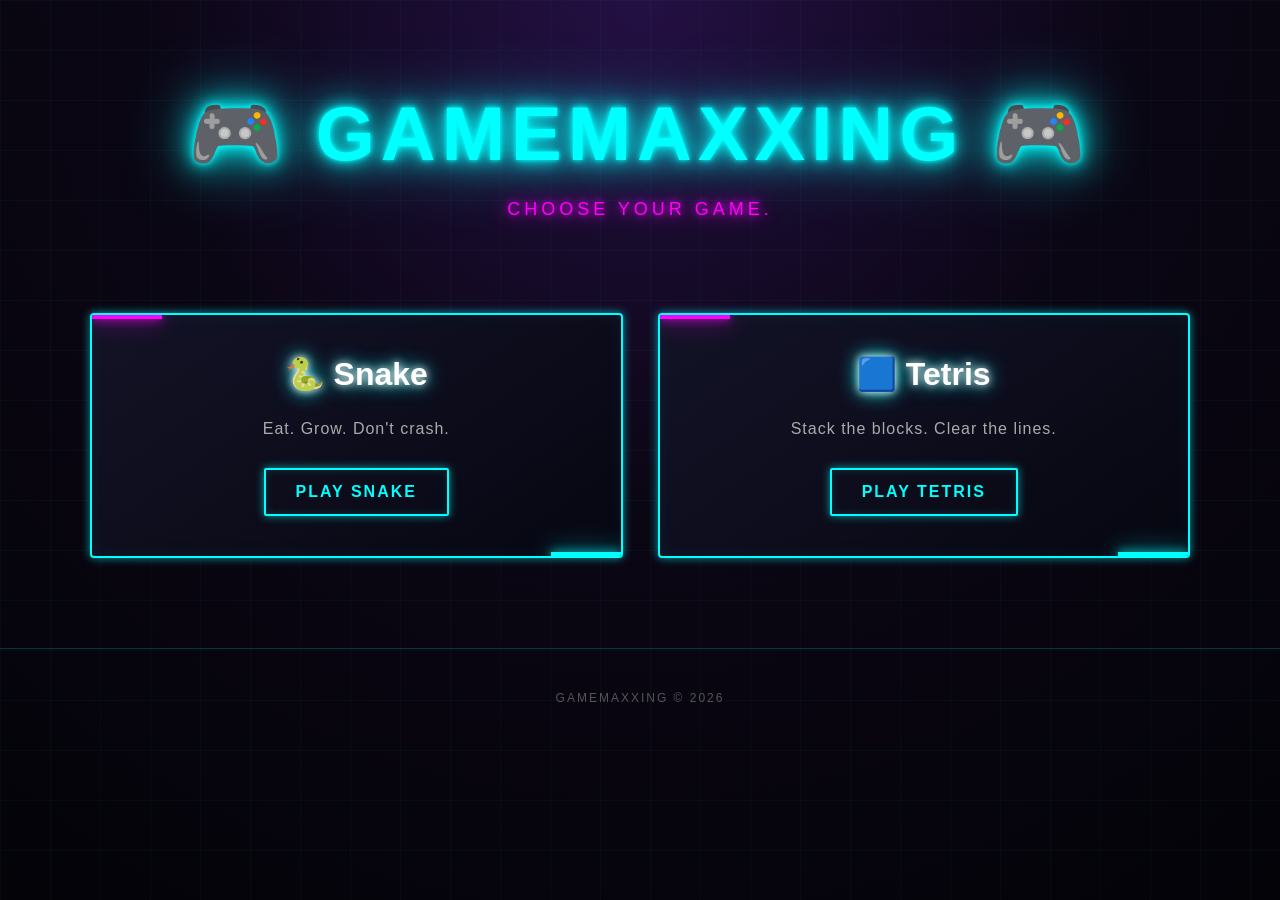
<file: index.html>
<!DOCTYPE html>
<html lang="en">

<head>

    <meta charset="UTF-8">

    <meta name="viewport" content="width=device-width, initial-scale=1.0">

    <title>GAMEMAXXING</title>

    <link rel="stylesheet" href="style.css">

</head>

<body>

    <header>

        <h1>🎮 GAMEMAXXING 🎮</h1>

        <p>Choose your game.</p>

    </header>


    <main>

        <div class="game-card">

            <h2>🐍 Snake</h2>

            <p>Eat. Grow. Don't crash.</p>

            <a href="SNAKE/index.html">
                Play Snake
            </a>

        </div>


        <div class="game-card">

            <h2>🟦 Tetris</h2>

            <p>Stack the blocks. Clear the lines.</p>

            <a href="TETRIS/index.html">
                Play Tetris
            </a>

        </div>

    </main>


    <footer>

        <p>GAMEMAXXING © 2026</p>

    </footer>

</body>

</html>
</file>
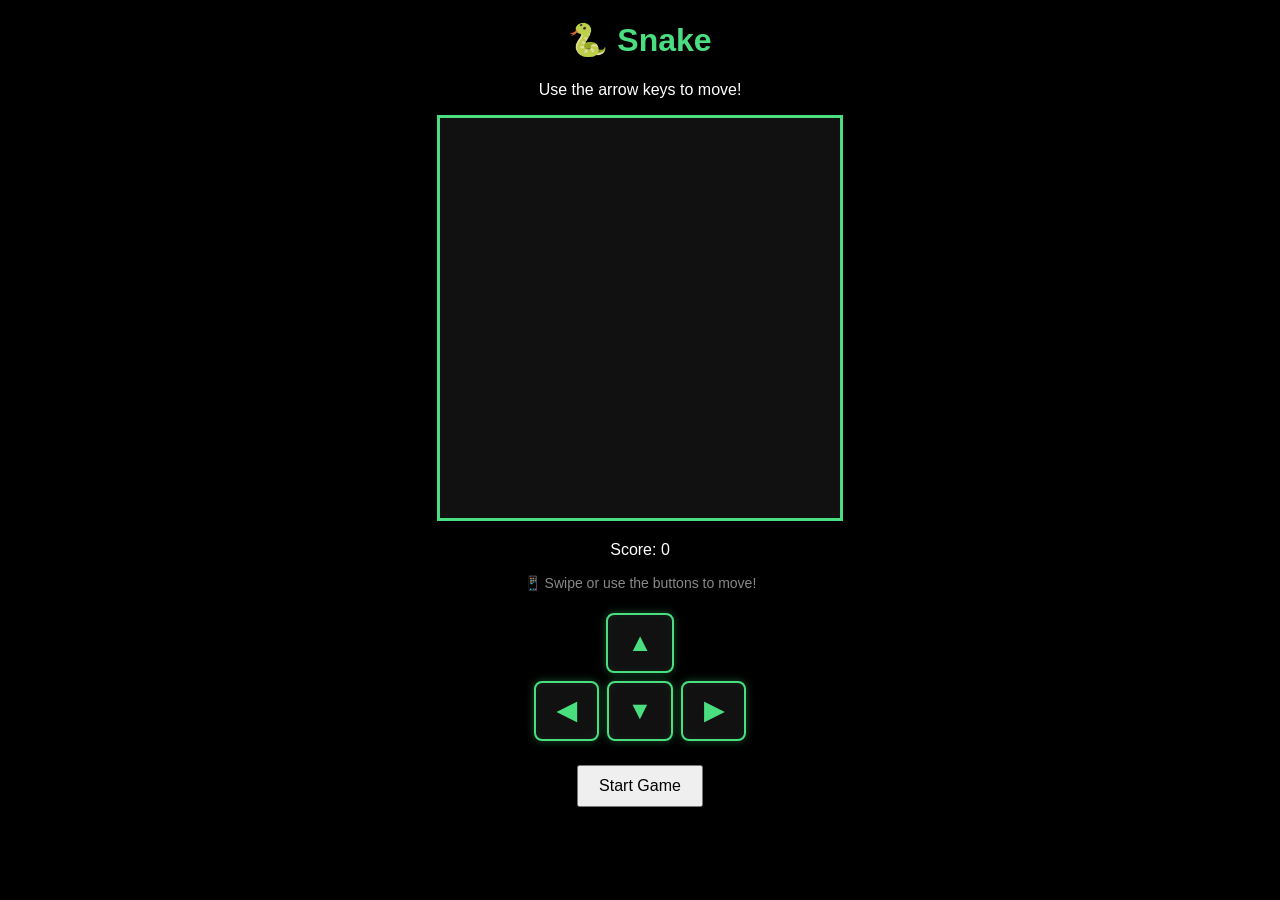
<file: SNAKE/index.html>
<!DOCTYPE html>
<html lang="en">

<head>

    <meta charset="UTF-8">

    <meta name="viewport" content="width=device-width, initial-scale=1.0">

    <title>Snake Game</title>

    <link rel="stylesheet" href="style.css">

</head>

<body>

    <h1>🐍 Snake</h1>

    <p>Use the arrow keys to move!</p>

    <canvas id="game" width="400" height="400"></canvas>

    <p>
        Score: <span id="score">0</span>
    </p>

    <p class="mobile-hint">
        📱 Swipe or use the buttons to move!
    </p>


    <!-- ==========================
         MOBILE CONTROLS
    ========================== -->

    <div class="mobile-controls">

        <button class="control-button up-button" data-direction="UP">
            ▲
        </button>

        <div class="horizontal-controls">

            <button class="control-button" data-direction="LEFT">
                ◀
            </button>

            <button class="control-button" data-direction="DOWN">
                ▼
            </button>

            <button class="control-button" data-direction="RIGHT">
                ▶
            </button>

        </div>

    </div>


    <button id="startButton">
        Start Game
    </button>

    <button id="restartButton" style="display: none;">
        Restart Game
    </button>

    <script src="script.js"></script>

</body>

</html>
</file>
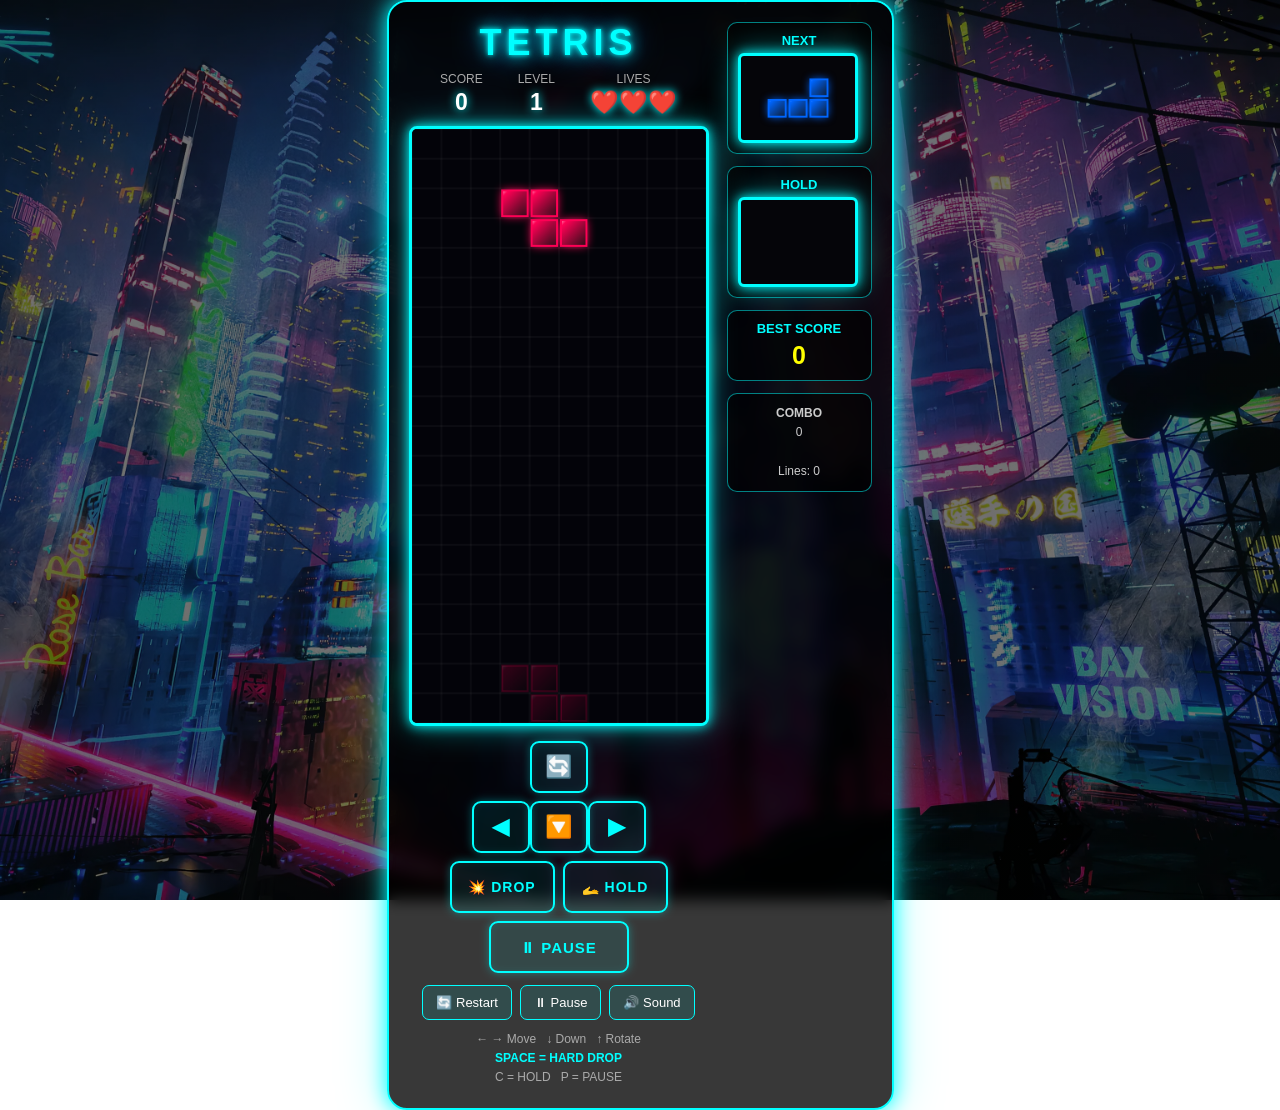
<file: TETRIS/index.html>
<!DOCTYPE html>
<html lang="mn">

<head>

<meta charset="UTF-8">

<meta name="viewport" content="width=device-width, initial-scale=1.0">

<title>Ultimate Neon Tetris</title>

<style>

* {
    box-sizing: border-box;
}

body {

    margin: 0;

    min-height: 100vh;

    display: flex;

    justify-content: center;

    align-items: center;

    font-family: Arial, sans-serif;

    color: white;

    background:
        linear-gradient(
            rgba(0,0,0,0.55),
            rgba(0,0,0,0.55)
        ),
        url("CoamDQ.webp");

    background-size: cover;

    background-position: center;

    background-repeat: no-repeat;

    background-attachment: fixed;

}


/* ==========================
   MAIN GAME CONTAINER
========================== */

.game {

    display: flex;

    gap: 18px;

    align-items: flex-start;

    padding: 20px;

    background: rgba(0,0,0,0.78);

    border: 2px solid #00ffff;

    border-radius: 20px;

    box-shadow:
        0 0 20px #00ffff,
        0 0 50px rgba(0,255,255,0.35);

    backdrop-filter: blur(8px);

}


.main {

    text-align: center;

}


h1 {

    margin: 0 0 8px;

    color: #00ffff;

    font-size: 36px;

    letter-spacing: 5px;

    text-shadow:
        0 0 5px #00ffff,
        0 0 15px #00ffff,
        0 0 30px #0088ff;

}


/* ==========================
   STATS
========================== */

.stats {

    display: flex;

    justify-content: center;

    gap: 35px;

    margin-bottom: 10px;

}


.stat {

    color: #aaa;

    font-size: 12px;

}


.stat span {

    display: block;

    margin-top: 3px;

    color: white;

    font-size: 23px;

    font-weight: bold;

    text-shadow: 0 0 10px #00ffff;

}


/* ==========================
   MAIN CANVAS
========================== */

canvas {

    display: block;

    width: 300px;

    height: 600px;

    background: #050509;

    border: 3px solid #00ffff;

    border-radius: 8px;

    box-shadow:
        0 0 12px #00ffff,
        0 0 30px rgba(0,255,255,0.5);

    touch-action: none;

    user-select: none;

    -webkit-user-select: none;

    -webkit-tap-highlight-color: transparent;

}


/* ==========================
   SIDE PANELS
========================== */

.side {

    width: 145px;

    display: flex;

    flex-direction: column;

    gap: 12px;

}


.panel {

    padding: 10px;

    background: rgba(0,0,0,0.65);

    border: 1px solid rgba(0,255,255,0.5);

    border-radius: 10px;

    text-align: center;

}


.panel-title {

    color: #00ffff;

    font-size: 13px;

    font-weight: bold;

    margin-bottom: 5px;

}


.smallCanvas {

    width: 120px;

    height: 90px;

    background: #050509;

    border-radius: 6px;

}


.info {

    color: #ccc;

    font-size: 12px;

    line-height: 1.6;

}


/* ==========================
   NORMAL BUTTONS
========================== */

.buttons {

    margin-top: 12px;

    display: flex;

    justify-content: center;

    gap: 8px;

}


button {

    padding: 9px 13px;

    border: 1px solid #00ffff;

    border-radius: 7px;

    background: rgba(0,255,255,0.1);

    color: white;

    cursor: pointer;

    font-size: 13px;

    touch-action: manipulation;

    -webkit-tap-highlight-color: transparent;

}


button:hover {

    background: #00ffff;

    color: black;

    box-shadow: 0 0 15px #00ffff;

}


/* ==========================
   KEYBOARD CONTROLS TEXT
========================== */

.controls {

    margin-top: 10px;

    color: #aaa;

    font-size: 12px;

    line-height: 1.6;

}


.space {

    color: #00ffff;

    font-weight: bold;

}


/* ==========================
   TETRIS TOUCH BUTTONS
========================== */

.touch-controls {

    display: flex;

    flex-direction: column;

    align-items: center;

    gap: 8px;

    margin-top: 15px;

    user-select: none;

    -webkit-user-select: none;

}


.movement-controls {

    display: flex;

    justify-content: center;

    align-items: center;

}


.action-controls {

    display: flex;

    justify-content: center;

    gap: 8px;

}


.tetris-control {

    width: 58px;

    height: 52px;

    margin: 0;

    padding: 0;

    border: 2px solid #00ffff;

    border-radius: 9px;

    background: rgba(0,255,255,0.08);

    color: #00ffff;

    font-size: 22px;

    font-weight: bold;

    box-shadow:
        0 0 8px rgba(0,255,255,0.35),
        inset 0 0 8px rgba(0,255,255,0.08);

    cursor: pointer;

    touch-action: manipulation;

    -webkit-tap-highlight-color: transparent;

    transition:
        background 0.08s ease,
        color 0.08s ease,
        transform 0.08s ease,
        box-shadow 0.08s ease;

}


.tetris-control:active {

    background: #00ffff;

    color: black;

    transform: scale(0.92);

    box-shadow:
        0 0 12px #00ffff,
        0 0 25px rgba(0,255,255,0.55);

}


.action-button {

    width: 105px;

    font-size: 14px;

    letter-spacing: 1px;

}


.pause-touch-button {

    width: 140px;

    font-size: 15px;

    letter-spacing: 1px;

}


/* ==========================
   GAME OVER MESSAGE
========================== */

#message {

    position: fixed;

    left: 50%;

    top: 50%;

    transform: translate(-50%, -50%);

    display: none;

    min-width: 300px;

    padding: 30px;

    background: rgba(0,0,0,0.92);

    border: 2px solid #00ffff;

    border-radius: 15px;

    text-align: center;

    box-shadow:
        0 0 30px #00ffff;

    z-index: 20;

}


#message h2 {

    color: #00ffff;

    font-size: 30px;

    margin: 0 0 10px;

}


#message p {

    color: white;

}


/* ==========================
   MOBILE LAYOUT
========================== */

@media (max-width: 700px) {

    body {

        align-items: flex-start;

        padding: 12px 0;

        overflow-y: auto;

    }


    .game {

        width: 96%;

        max-width: 420px;

        flex-direction: column;

        align-items: center;

        gap: 15px;

        padding: 15px;

        transform: none;

    }


    h1 {

        font-size: 30px;

        letter-spacing: 4px;

    }


    .stats {

        gap: 22px;

    }


    canvas {

        width: min(300px, 82vw);

        height: auto;

    }


    .side {

        width: 100%;

        display: grid;

        grid-template-columns: 1fr 1fr;

        gap: 10px;

    }


    .panel {

        width: 100%;

    }


    .smallCanvas {

        max-width: 100%;

    }


    .controls {

        font-size: 11px;

    }


    .touch-controls {

        margin-top: 12px;

    }

}


/* ==========================
   VERY SMALL PHONES
========================== */

@media (max-width: 360px) {

    .game {

        padding: 10px;

    }


    h1 {

        font-size: 26px;

    }


    .stats {

        gap: 14px;

    }


    .tetris-control {

        width: 52px;

        height: 48px;

    }


    .action-button {

        width: 95px;

        font-size: 12px;

    }


    .pause-touch-button {

        width: 130px;

    }

}

</style>

</head>


<body>


<div class="game">


    <div class="main">


        <h1>TETRIS</h1>


        <div class="stats">

            <div class="stat">

                SCORE

                <span id="score">0</span>

            </div>


            <div class="stat">

                LEVEL

                <span id="level">1</span>

            </div>


            <div class="stat">

                LIVES

                <span id="lives">❤️❤️❤️</span>

            </div>

        </div>


        <canvas
            id="game"
            width="300"
            height="600">
        </canvas>


        <!-- ==========================
             TETRIS TOUCH CONTROLS
        ========================== -->

        <div class="touch-controls">


            <button
                class="tetris-control"
                data-action="rotate">

                🔄

            </button>


            <div class="movement-controls">


                <button
                    class="tetris-control"
                    data-action="left">

                    ◀

                </button>


                <button
                    class="tetris-control"
                    data-action="down">

                    🔽

                </button>


                <button
                    class="tetris-control"
                    data-action="right">

                    ▶

                </button>


            </div>


            <div class="action-controls">


                <button
                    class="tetris-control action-button"
                    data-action="drop">

                    💥 DROP

                </button>


                <button
                    class="tetris-control action-button"
                    data-action="hold">

                    🫴 HOLD

                </button>


            </div>


            <button
                class="tetris-control pause-touch-button"
                data-action="pause">

                ⏸ PAUSE

            </button>


        </div>


        <!-- ==========================
             ORIGINAL BUTTONS
        ========================== -->

        <div class="buttons">


            <button onclick="restart()">

                🔄 Restart

            </button>


            <button onclick="pauseGame()">

                ⏸ Pause

            </button>


            <button onclick="toggleMusic()">

                🔊 Sound

            </button>


        </div>


        <div class="controls">

            ← → Move &nbsp; ↓ Down &nbsp; ↑ Rotate

            <br>

            <span class="space">

                SPACE = HARD DROP

            </span>

            <br>

            C = HOLD &nbsp; P = PAUSE

        </div>


    </div>


    <div class="side">


        <div class="panel">

            <div class="panel-title">

                NEXT

            </div>


            <canvas
                id="next"
                class="smallCanvas"
                width="120"
                height="90">
            </canvas>

        </div>


        <div class="panel">

            <div class="panel-title">

                HOLD

            </div>


            <canvas
                id="hold"
                class="smallCanvas"
                width="120"
                height="90">
            </canvas>

        </div>


        <div class="panel">

            <div class="panel-title">

                BEST SCORE

            </div>


            <div
                id="best"
                style="
                    font-size:25px;
                    color:#ffff00;
                    font-weight:bold;
                ">

                0

            </div>

        </div>


        <div class="panel info">

            <b>COMBO</b>

            <br>

            <span id="combo">

                0

            </span>

            <br><br>

            Lines:

            <span id="lines">

                0

            </span>

        </div>


    </div>


</div>


<div id="message">


    <h2 id="messageTitle">

        GAME OVER

    </h2>


    <p id="messageText">

        Score: 0

    </p>


    <button onclick="restart()">

        🔄 PLAY AGAIN

    </button>


</div>


<script>

/* =====================================================
   ҮНДСЭН ТОХИРГОО
===================================================== */

const canvas =
    document.getElementById("game");

const ctx =
    canvas.getContext("2d");

const nextCanvas =
    document.getElementById("next");

const nextCtx =
    nextCanvas.getContext("2d");

const holdCanvas =
    document.getElementById("hold");

const holdCtx =
    holdCanvas.getContext("2d");

const COLS = 10;

const ROWS = 20;

const SIZE = 30;


/* =====================================================
   ТОГЛООМЫН ХУВЬСАГЧИД
===================================================== */

let board;

let current;

let currentX;

let currentY;

let currentColor;

let nextPiece;

let nextColor;

let holdPiece = null;

let holdColor = null;

let canHold = true;

let score = 0;

let level = 1;

let lines = 0;

let combo = 0;

let lives = 3;

let gameOver = false;

let paused = false;

let timer = null;

let musicOn = false;


/* =====================================================
   ӨНГӨ
===================================================== */

const colors = [

    "#00ffff",

    "#ffff00",

    "#aa00ff",

    "#ff8800",

    "#0066ff",

    "#00ff66",

    "#ff0055"

];


/* =====================================================
   ДҮРСҮҮД
===================================================== */

const shapes = [

    // I

    [

        [1,1,1,1]

    ],


    // O

    [

        [1,1],

        [1,1]

    ],


    // T

    [

        [0,1,0],

        [1,1,1]

    ],


    // L

    [

        [1,0,0],

        [1,1,1]

    ],


    // J

    [

        [0,0,1],

        [1,1,1]

    ],


    // S

    [

        [0,1,1],

        [1,1,0]

    ],


    // Z

    [

        [1,1,0],

        [0,1,1]

    ]

];


/* =====================================================
   SOUND
===================================================== */

let audioContext = null;


function sound(freq, duration = 0.08) {

    if (!musicOn)

        return;


    try {

        if (!audioContext) {

            audioContext =

                new (

                    window.AudioContext ||

                    window.webkitAudioContext

                )();

        }


        const oscillator =

            audioContext.createOscillator();


        const gain =

            audioContext.createGain();


        oscillator.frequency.value =

            freq;


        oscillator.type =

            "square";


        gain.gain.value =

            0.04;


        oscillator.connect(gain);


        gain.connect(

            audioContext.destination

        );


        oscillator.start();


        oscillator.stop(

            audioContext.currentTime +

            duration

        );


    } catch(e) {}

}


function toggleMusic() {

    musicOn =

        !musicOn;


    if (musicOn) {

        sound(600, 0.15);

        alert(

            "🔊 Sound ON"

        );

    } else {

        alert(

            "🔇 Sound OFF"

        );

    }

}


/* =====================================================
   BOARD ҮҮСГЭХ
===================================================== */

function createBoard() {

    board = [];


    for (

        let y = 0;

        y < ROWS;

        y++

    ) {

        board[y] = [];


        for (

            let x = 0;

            x < COLS;

            x++

        ) {

            board[y][x] = 0;

        }

    }

}


/* =====================================================
   RANDOM PIECE
===================================================== */

function randomPiece() {

    const index =

        Math.floor(

            Math.random() *

            shapes.length

        );


    return {

        shape:

            shapes[index].map(

                row => [...row]

            ),

        color:

            colors[index]

    };

}


/* =====================================================
   ШИНЭ ДҮРС
===================================================== */

function spawnPiece() {

    if (!nextPiece) {

        nextPiece =

            randomPiece();

    }


    current =

        nextPiece.shape.map(

            row => [...row]

        );


    currentColor =

        nextPiece.color;


    nextPiece =

        randomPiece();


    currentX = 3;

    currentY = 0;

    canHold = true;


    drawNext();


    if (collision()) {

        loseLife();

    }

}


/* =====================================================
   COLLISION
===================================================== */

function collision(

    testX = currentX,

    testY = currentY,

    testPiece = current

) {

    for (

        let y = 0;

        y < testPiece.length;

        y++

    ) {

        for (

            let x = 0;

            x < testPiece[y].length;

            x++

        ) {

            if (

                testPiece[y][x] === 0

            )

                continue;


            const X =

                testX + x;


            const Y =

                testY + y;


            if (

                X < 0 ||

                X >= COLS

            )

                return true;


            if (Y >= ROWS)

                return true;


            if (

                Y >= 0 &&

                board[Y][X] === 1

            )

                return true;

        }

    }


    return false;

}


/* =====================================================
   PLACE
===================================================== */

function placePiece() {

    for (

        let y = 0;

        y < current.length;

        y++

    ) {

        for (

            let x = 0;

            x < current[y].length;

            x++

        ) {

            if (

                current[y][x] === 1

            ) {

                board[

                    currentY + y

                ][

                    currentX + x

                ] = 1;

            }

        }

    }

}


/* =====================================================
   CLEAR LINES
===================================================== */

function clearLines() {

    let cleared = 0;


    for (

        let y = ROWS - 1;

        y >= 0;

        y--

    ) {

        let full = true;


        for (

            let x = 0;

            x < COLS;

            x++

        ) {

            if (

                board[y][x] === 0

            ) {

                full = false;

                break;

            }

        }


        if (full) {

            board.splice(

                y,

                1

            );


            board.unshift(

                new Array(COLS)

                    .fill(0)

            );


            cleared++;

            y++;

        }

    }


    if (cleared > 0) {

        lines += cleared;

        combo++;


        const points = [

            0,

            100,

            300,

            500,

            800

        ];


        score +=

            (points[cleared] || 800)

            * level;


        if (combo > 1) {

            score +=

                combo * 50 * level;

        }


        level =

            Math.floor(

                lines / 10

            ) + 1;


        sound(

            700 + cleared * 100,

            0.15

        );


    } else {

        combo = 0;

    }


    updateUI();

    changeSpeed();

}


/* =====================================================
   HARD DROP
===================================================== */

function hardDrop() {

    if (

        gameOver ||

        paused

    )

        return;


    let distance = 0;


    while (

        !collision(

            currentX,

            currentY + 1

        )

    ) {

        currentY++;

        distance++;

    }


    score +=

        distance * 2;


    placePiece();

    clearLines();

    spawnPiece();

    sound(300, 0.08);

    updateUI();

    draw();

}


/* =====================================================
   DOWN
===================================================== */

function moveDown() {

    if (

        gameOver ||

        paused

    )

        return;


    if (

        !collision(

            currentX,

            currentY + 1

        )

    ) {

        currentY++;

    } else {

        placePiece();

        clearLines();

        spawnPiece();

    }


    draw();

}


/* =====================================================
   LEFT
===================================================== */

function moveLeft() {

    if (

        gameOver ||

        paused

    )

        return;


    if (

        !collision(

            currentX - 1,

            currentY

        )

    ) {

        currentX--;

        sound(180, 0.03);

    }


    draw();

}


/* =====================================================
   RIGHT
===================================================== */

function moveRight() {

    if (

        gameOver ||

        paused

    )

        return;


    if (

        !collision(

            currentX + 1,

            currentY

        )

    ) {

        currentX++;

        sound(200, 0.03);

    }


    draw();

}


/* =====================================================
   ROTATE
===================================================== */

function rotatePiece() {

    if (

        gameOver ||

        paused

    )

        return;


    const old =

        current.map(

            row => [...row]

        );


    const rotated = [];


    for (

        let x = 0;

        x < current[0].length;

        x++

    ) {

        const row = [];


        for (

            let y = current.length - 1;

            y >= 0;

            y--

        ) {

            row.push(

                current[y][x]

            );

        }


        rotated.push(row);

    }


    current =

        rotated;


    if (

        collision()

    ) {

        if (

            !collision(

                currentX - 1,

                currentY

            )

        ) {

            currentX--;

        }

        else if (

            !collision(

                currentX + 1,

                currentY

            )

        ) {

            currentX++;

        }

        else {

            current = old;

        }

    }


    sound(450, 0.06);

    draw();

}


/* =====================================================
   HOLD
===================================================== */

function holdCurrent() {

    if (

        gameOver ||

        paused ||

        !canHold

    )

        return;


    canHold = false;


    if (!holdPiece) {

        holdPiece = {

            shape:

                current.map(

                    row => [...row]

                ),

            color:

                currentColor

        };


        spawnPiece();


    } else {

        const temp =

            holdPiece;


        holdPiece = {

            shape:

                current.map(

                    row => [...row]

                ),

            color:

                currentColor

        };


        current =

            temp.shape.map(

                row => [...row]

            );


        currentColor =

            temp.color;


        currentX = 3;

        currentY = 0;

    }


    drawHold();

    draw();

    sound(500, 0.08);

}


/* =====================================================
   GHOST PIECE
===================================================== */

function getGhostY() {

    let ghostY =

        currentY;


    while (

        !collision(

            currentX,

            ghostY + 1

        )

    ) {

        ghostY++;

    }


    return ghostY;

}


/* =====================================================
   LIVES
===================================================== */

function loseLife() {

    lives--;

    updateUI();

    sound(100, 0.3);


    if (lives <= 0) {

        endGame();

        return;

    }


    for (

        let y = 0;

        y < 4;

        y++

    ) {

        for (

            let x = 0;

            x < COLS;

            x++

        ) {

            board[y][x] = 0;

        }

    }


    spawnPiece();

    draw();

}


/* =====================================================
   GAME OVER
===================================================== */

function endGame() {

    gameOver = true;

    clearInterval(timer);


    const best =

        Number(

            localStorage.getItem(

                "tetrisBest"

            ) || 0

        );


    if (score > best) {

        localStorage.setItem(

            "tetrisBest",

            score

        );

    }


    updateUI();


    document

        .getElementById(

            "messageTitle"

        )

        .textContent =

        "GAME OVER";


    document

        .getElementById(

            "messageText"

        )

        .textContent =

        "Score: " +

        score +

        " | Best: " +

        Math.max(

            score,

            best

        );


    document

        .getElementById(

            "message"

        )

        .style.display =

        "block";

}


/* =====================================================
   SPEED
===================================================== */

function changeSpeed() {

    clearInterval(timer);


    if (gameOver)

        return;


    const speed =

        Math.max(

            80,

            600 -

            (level - 1) * 45

        );


    timer =

        setInterval(

            moveDown,

            speed

        );

}


/* =====================================================
   UI
===================================================== */

function updateUI() {

    document

        .getElementById(

            "score"

        )

        .textContent =

        score;


    document

        .getElementById(

            "level"

        )

        .textContent =

        level;


    document

        .getElementById(

            "combo"

        )

        .textContent =

        combo;


    document

        .getElementById(

            "lines"

        )

        .textContent =

        lines;


    let heartText = "";


    for (

        let i = 0;

        i < 3;

        i++

    ) {

        heartText +=

            i < lives

            ? "❤️"

            : "🖤";

    }


    document

        .getElementById(

            "lives"

        )

        .textContent =

        heartText;


    document

        .getElementById(

            "best"

        )

        .textContent =

        localStorage.getItem(

            "tetrisBest"

        ) || 0;

}


/* =====================================================
   DRAW BLOCK
===================================================== */

function drawBlock(

    context,

    x,

    y,

    color,

    size = SIZE,

    alpha = 1

) {

    context.save();


    context.globalAlpha =

        alpha;


    const gradient =

        context.createLinearGradient(

            x * size,

            y * size,

            (x + 1) * size,

            (y + 1) * size

        );


    gradient.addColorStop(

        0,

        "#ffffff"

    );


    gradient.addColorStop(

        0.18,

        color

    );


    gradient.addColorStop(

        1,

        "#111111"

    );


    context.fillStyle =

        gradient;


    context.shadowColor =

        color;


    context.shadowBlur =

        alpha < 1

        ? 0

        : 10;


    context.fillRect(

        x * size + 2,

        y * size + 2,

        size - 4,

        size - 4

    );


    context.shadowBlur = 0;


    context.strokeStyle =

        color;


    context.lineWidth = 2;


    context.strokeRect(

        x * size + 2,

        y * size + 2,

        size - 4,

        size - 4

    );


    context.restore();

}


/* =====================================================
   DRAW MAIN GAME
===================================================== */

function draw() {

    ctx.fillStyle =

        "#030309";


    ctx.fillRect(

        0,

        0,

        canvas.width,

        canvas.height

    );


    /* Board */

    for (

        let y = 0;

        y < ROWS;

        y++

    ) {

        for (

            let x = 0;

            x < COLS;

            x++

        ) {

            if (

                board[y][x]

            ) {

                drawBlock(

                    ctx,

                    x,

                    y,

                    "#00ffff"

                );

            }

        }

    }


    if (current) {

        /* Ghost */

        const ghostY =

            getGhostY();


        for (

            let y = 0;

            y < current.length;

            y++

        ) {

            for (

                let x = 0;

                x < current[y].length;

                x++

            ) {

                if (

                    current[y][x]

                ) {

                    drawBlock(

                        ctx,

                        currentX + x,

                        ghostY + y,

                        currentColor,

                        SIZE,

                        0.18

                    );

                }

            }

        }


        /* Current piece */

        for (

            let y = 0;

            y < current.length;

            y++

        ) {

            for (

                let x = 0;

                x < current[y].length;

                x++

            ) {

                if (

                    current[y][x]

                ) {

                    drawBlock(

                        ctx,

                        currentX + x,

                        currentY + y,

                        currentColor

                    );

                }

            }

        }

    }


    /* Grid */

    ctx.strokeStyle =

        "rgba(255,255,255,0.07)";


    ctx.lineWidth = 1;


    for (

        let x = 0;

        x <= COLS;

        x++

    ) {

        ctx.beginPath();


        ctx.moveTo(

            x * SIZE,

            0

        );


        ctx.lineTo(

            x * SIZE,

            canvas.height

        );


        ctx.stroke();

    }


    for (

        let y = 0;

        y <= ROWS;

        y++

    ) {

        ctx.beginPath();


        ctx.moveTo(

            0,

            y * SIZE

        );


        ctx.lineTo(

            canvas.width,

            y * SIZE

        );


        ctx.stroke();

    }


    /* Pause */

    if (paused) {

        ctx.fillStyle =

            "rgba(0,0,0,0.7)";


        ctx.fillRect(

            0,

            0,

            canvas.width,

            canvas.height

        );


        ctx.fillStyle =

            "#00ffff";


        ctx.font =

            "bold 38px Arial";


        ctx.textAlign =

            "center";


        ctx.fillText(

            "PAUSED",

            canvas.width / 2,

            canvas.height / 2

        );

    }

}


/* =====================================================
   DRAW NEXT
===================================================== */

function drawNext() {

    nextCtx.clearRect(

        0,

        0,

        nextCanvas.width,

        nextCanvas.height

    );


    if (!nextPiece)

        return;


    const shape =

        nextPiece.shape;


    const blockSize = 22;


    const offsetX =

        (

            nextCanvas.width -

            shape[0].length *

            blockSize

        ) / 2;


    const offsetY =

        (

            nextCanvas.height -

            shape.length *

            blockSize

        ) / 2;


    for (

        let y = 0;

        y < shape.length;

        y++

    ) {

        for (

            let x = 0;

            x < shape[y].length;

            x++

        ) {

            if (

                shape[y][x]

            ) {

                drawBlock(

                    nextCtx,

                    x + offsetX / blockSize,

                    y + offsetY / blockSize,

                    nextPiece.color,

                    blockSize

                );

            }

        }

    }

}


/* =====================================================
   DRAW HOLD
===================================================== */

function drawHold() {

    holdCtx.clearRect(

        0,

        0,

        holdCanvas.width,

        holdCanvas.height

    );


    if (!holdPiece)

        return;


    const shape =

        holdPiece.shape;


    const blockSize = 22;


    const offsetX =

        (

            holdCanvas.width -

            shape[0].length *

            blockSize

        ) / 2;


    const offsetY =

        (

            holdCanvas.height -

            shape.length *

            blockSize

        ) / 2;


    for (

        let y = 0;

        y < shape.length;

        y++

    ) {

        for (

            let x = 0;

            x < shape[y].length;

            x++

        ) {

            if (

                shape[y][x]

            ) {

                drawBlock(

                    holdCtx,

                    x + offsetX / blockSize,

                    y + offsetY / blockSize,

                    holdPiece.color,

                    blockSize

                );

            }

        }

    }

}


/* =====================================================
   PAUSE
===================================================== */

function pauseGame() {

    if (gameOver)

        return;


    paused =

        !paused;


    draw();

}


/* =====================================================
   RESTART
===================================================== */

function restart() {

    clearInterval(timer);


    score = 0;

    level = 1;

    lines = 0;

    combo = 0;

    lives = 3;

    gameOver = false;

    paused = false;

    holdPiece = null;

    holdColor = null;

    canHold = true;

    nextPiece = null;


    document

        .getElementById(

            "message"

        )

        .style.display =

        "none";


    createBoard();


    nextPiece =

        randomPiece();


    spawnPiece();


    drawHold();

    updateUI();

    draw();

    changeSpeed();

}


/* =====================================================
   KEYBOARD
===================================================== */

document.addEventListener(

    "keydown",

    function(event) {


        if (

            event.key ===

            "ArrowLeft"

        ) {

            event.preventDefault();

            moveLeft();

        }


        else if (

            event.key ===

            "ArrowRight"

        ) {

            event.preventDefault();

            moveRight();

        }


        else if (

            event.key ===

            "ArrowDown"

        ) {

            event.preventDefault();

            moveDown();

        }


        else if (

            event.key ===

            "ArrowUp"

        ) {

            event.preventDefault();

            rotatePiece();

        }


        else if (

            event.code ===

            "Space"

        ) {

            event.preventDefault();

            hardDrop();

        }


        else if (

            event.key === "c" ||

            event.key === "C"

        ) {

            event.preventDefault();

            holdCurrent();

        }


        else if (

            event.key === "p" ||

            event.key === "P"

        ) {

            event.preventDefault();

            pauseGame();

        }

    }

);


/* =====================================================
   TOUCH BUTTON CONTROLS
===================================================== */

const tetrisControlButtons =

    document.querySelectorAll(

        ".tetris-control"

    );


tetrisControlButtons.forEach(

    function(button) {


        button.addEventListener(

            "pointerdown",

            function(event) {


                event.preventDefault();


                const action =

                    button.dataset.action;


                if (

                    action === "left"

                ) {

                    moveLeft();

                }


                else if (

                    action === "right"

                ) {

                    moveRight();

                }


                else if (

                    action === "down"

                ) {

                    moveDown();

                }


                else if (

                    action === "rotate"

                ) {

                    rotatePiece();

                }


                else if (

                    action === "drop"

                ) {

                    hardDrop();

                }


                else if (

                    action === "hold"

                ) {

                    holdCurrent();

                }


                else if (

                    action === "pause"

                ) {

                    pauseGame();

                }

            }

        );

    }

);


/* =====================================================
   START
===================================================== */

restart();

</script>

</body>

</html>
</file>
<file: style.css>
* {
    box-sizing: border-box;
}

body {
    margin: 0;
    min-height: 100vh;
    font-family: Arial, sans-serif;
    background:
        radial-gradient(
            circle at top,
            #241044 0%,
            #0b0614 45%,
            #030308 100%
        );
    color: white;
    text-align: center;
    overflow-x: hidden;
}

/* ==========================
   CYBERPUNK GRID
========================== */

body::before {
    content: "";
    position: fixed;
    inset: 0;
    pointer-events: none;
    background-image:
        linear-gradient(
            rgba(0, 255, 255, 0.035) 1px,
            transparent 1px
        ),
        linear-gradient(
            90deg,
            rgba(0, 255, 255, 0.035) 1px,
            transparent 1px
        );
    background-size: 50px 50px;
    z-index: -1;
}

/* ==========================
   HEADER
========================== */

header {
    padding: 90px 20px 55px;
}

header h1 {
    margin: 0;
    font-size: clamp(42px, 8vw, 76px);
    font-weight: 900;
    letter-spacing: 6px;
    color: #00ffff;
    text-shadow:
        0 0 5px #00ffff,
        0 0 15px #00ffff,
        0 0 35px #00ffff,
        0 0 70px rgba(0, 255, 255, 0.7);
}

header p {
    margin-top: 20px;
    font-size: 18px;
    letter-spacing: 4px;
    text-transform: uppercase;
    color: #ff00ff;
    text-shadow:
        0 0 8px #ff00ff,
        0 0 20px #ff00ff;
}

/* ==========================
   GAME GRID
========================== */

main {
    width: 90%;
    max-width: 1100px;
    margin: 20px auto;
    display: grid;
    grid-template-columns: repeat(auto-fit, minmax(280px, 1fr));
    gap: 35px;
}

/* ==========================
   GAME CARDS
========================== */

.game-card {
    position: relative;
    padding: 40px 30px;
    background:
        linear-gradient(
            145deg,
            rgba(20, 20, 40, 0.95),
            rgba(7, 7, 18, 0.95)
        );
    border: 2px solid #00ffff;
    border-radius: 4px;
    box-shadow:
        0 0 10px rgba(0, 255, 255, 0.6),
        inset 0 0 20px rgba(0, 255, 255, 0.05);
    transition:
        transform 0.25s ease,
        box-shadow 0.25s ease,
        border-color 0.25s ease;
    overflow: hidden;
}

/* Neon corner decoration */

.game-card::before {
    content: "";
    position: absolute;
    top: 0;
    left: 0;
    width: 70px;
    height: 4px;
    background: #ff00ff;
    box-shadow:
        0 0 10px #ff00ff,
        0 0 25px #ff00ff;
}

.game-card::after {
    content: "";
    position: absolute;
    bottom: 0;
    right: 0;
    width: 70px;
    height: 4px;
    background: #00ffff;
    box-shadow:
        0 0 10px #00ffff,
        0 0 25px #00ffff;
}

/* ==========================
   CARD HOVER
========================== */

.game-card:hover {
    transform: translateY(-12px) scale(1.02);
    border-color: #ff00ff;
    box-shadow:
        0 0 15px #00ffff,
        0 0 35px #ff00ff,
        0 0 70px rgba(255, 0, 255, 0.35),
        inset 0 0 30px rgba(255, 0, 255, 0.08);
}

/* ==========================
   CARD TITLES
========================== */

.game-card h2 {
    margin-top: 0;
    font-size: 32px;
    color: #ffffff;
    text-shadow:
        0 0 8px #ffffff,
        0 0 20px #00ffff;
}

.game-card p {
    margin-bottom: 30px;
    color: #aaa;
    font-size: 16px;
    letter-spacing: 1px;
}

/* ==========================
   PLAY BUTTON
========================== */

.game-card a {
    display: inline-block;
    padding: 13px 30px;
    color: #00ffff;
    background: transparent;
    border: 2px solid #00ffff;
    border-radius: 2px;
    text-decoration: none;
    font-weight: bold;
    text-transform: uppercase;
    letter-spacing: 2px;
    box-shadow:
        0 0 8px rgba(0, 255, 255, 0.6),
        inset 0 0 8px rgba(0, 255, 255, 0.15);
    transition:
        background 0.2s ease,
        color 0.2s ease,
        box-shadow 0.2s ease,
        transform 0.2s ease;
}

.game-card a:hover {
    color: #050509;
    background: #00ffff;
    transform: scale(1.06);
    box-shadow:
        0 0 10px #00ffff,
        0 0 25px #00ffff,
        0 0 50px #00ffff;
}

/* ==========================
   FOOTER
========================== */

footer {
    margin-top: 90px;
    padding: 30px;
    border-top: 1px solid rgba(0, 255, 255, 0.2);
    color: #555;
    font-size: 12px;
    letter-spacing: 2px;
    text-transform: uppercase;
}

/* ==========================
   MOBILE
========================== */

@media (max-width: 600px) {
    header {
        padding-top: 55px;
    }

    header h1 {
        letter-spacing: 3px;
    }

    header p {
        font-size: 14px;
        letter-spacing: 2px;
    }

    main {
        width: 85%;
        gap: 25px;
    }

    .game-card {
        padding: 35px 20px;
    }
}
</file>
<file: SNAKE/style.css>
body {

    font-family: Arial, sans-serif;

    text-align: center;

    background-color: black;

    color: white;

}


h1 {

    color: #4ade80;

}


canvas {

    background-color: #111;

    border: 3px solid #4ade80;

    touch-action: none;

    user-select: none;

    -webkit-user-select: none;

    -webkit-tap-highlight-color: transparent;

}


button {

    padding: 10px 20px;

    font-size: 16px;

    margin: 5px;

    cursor: pointer;

}


/* ==========================
   MOBILE / SWIPE HINT
========================== */

.mobile-hint {

    color: #888;

    font-size: 14px;

}


/* ==========================
   SNAKE CONTROLS
========================== */

.mobile-controls {

    display: block;

    width: 220px;

    margin: 18px auto 15px;

    user-select: none;

    -webkit-user-select: none;

}


.horizontal-controls {

    display: flex;

    justify-content: center;

    align-items: center;

}


.control-button {

    width: 68px;

    height: 60px;

    margin: 4px;

    padding: 0;

    border: 2px solid #4ade80;

    border-radius: 8px;

    background-color: #111;

    color: #4ade80;

    font-size: 25px;

    font-weight: bold;

    box-shadow:
        0 0 8px rgba(74, 222, 128, 0.35),
        inset 0 0 8px rgba(74, 222, 128, 0.08);

    touch-action: manipulation;

    -webkit-tap-highlight-color: transparent;

    transition:
        background-color 0.08s ease,
        color 0.08s ease,
        transform 0.08s ease;

}


.control-button:active {

    background-color: #4ade80;

    color: black;

    transform: scale(0.92);

    box-shadow:
        0 0 12px #4ade80,
        0 0 25px rgba(74, 222, 128, 0.5);

}


/* ==========================
   SMALL SCREENS
========================== */

@media (max-width: 450px) {

    canvas {

        width: 90vw;

        height: 90vw;

        max-width: 400px;

        max-height: 400px;

    }

    .mobile-controls {

        width: 230px;

    }

}
</file>
